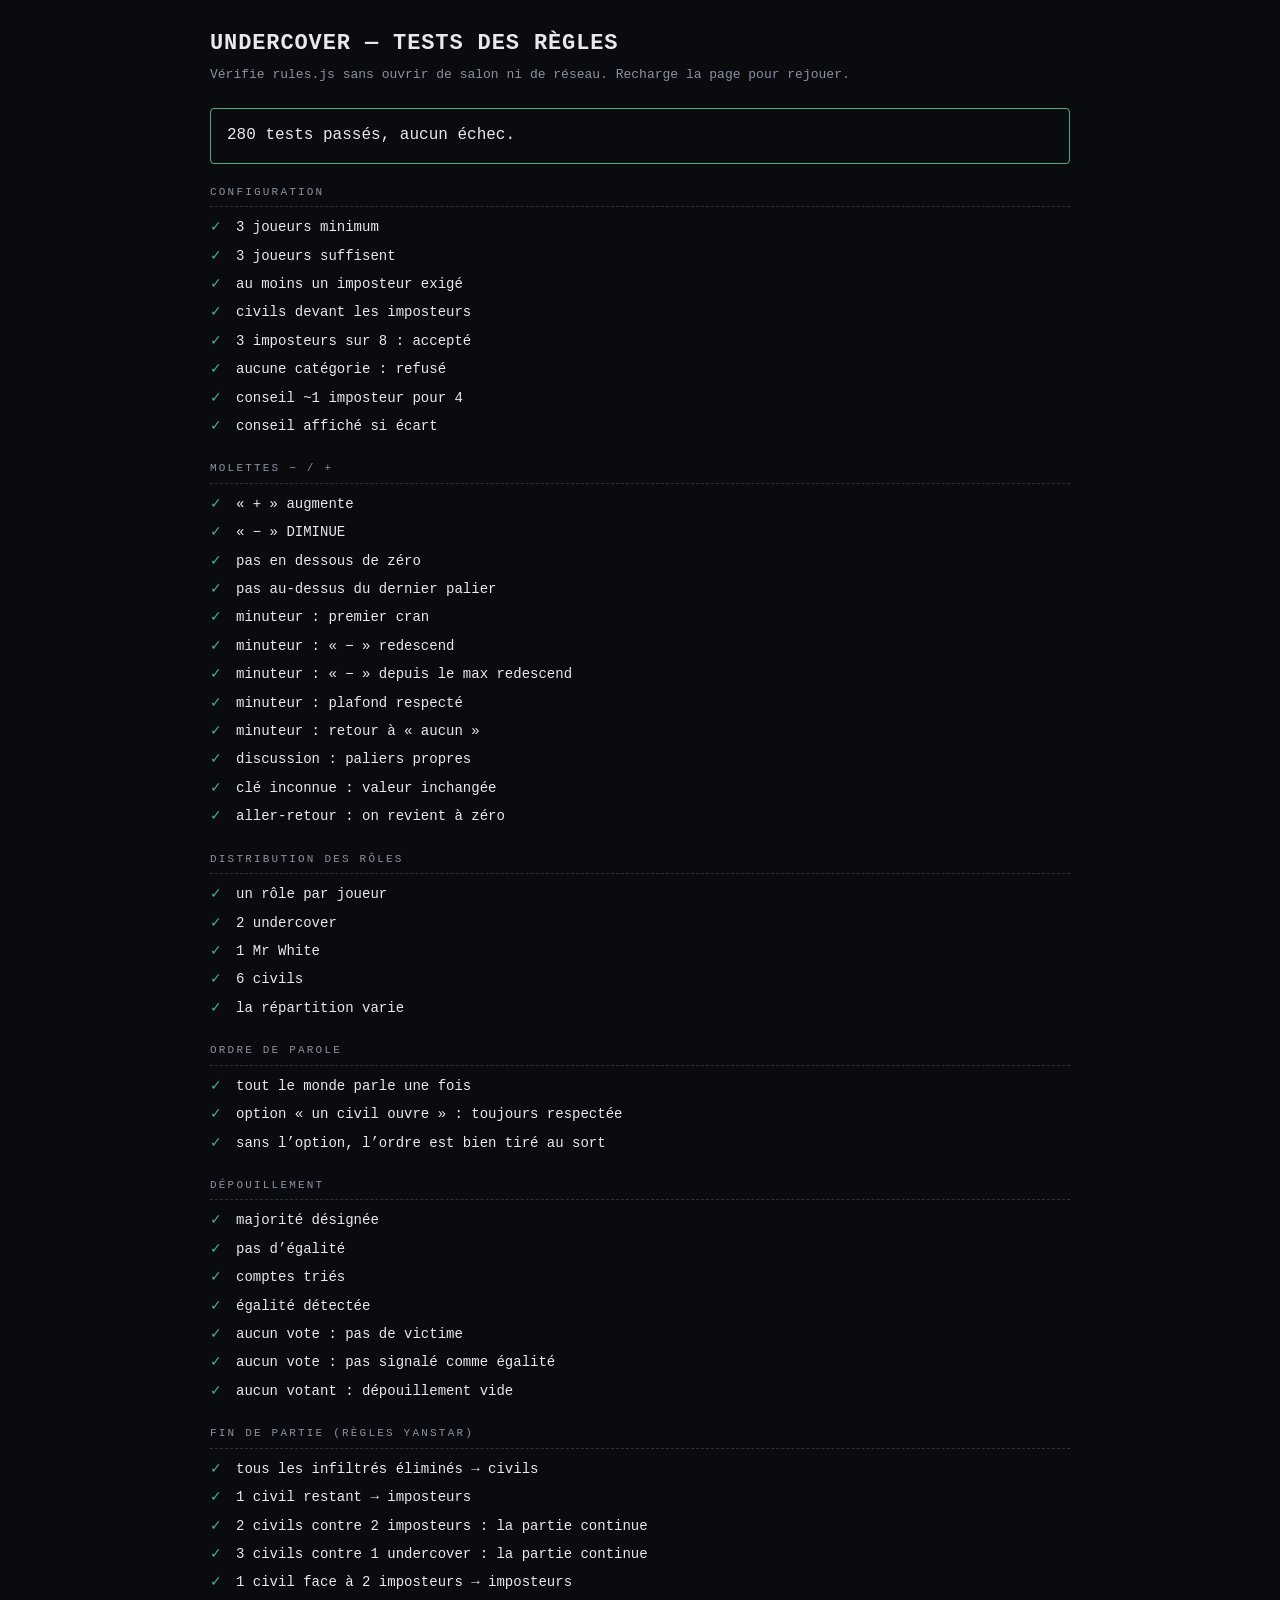
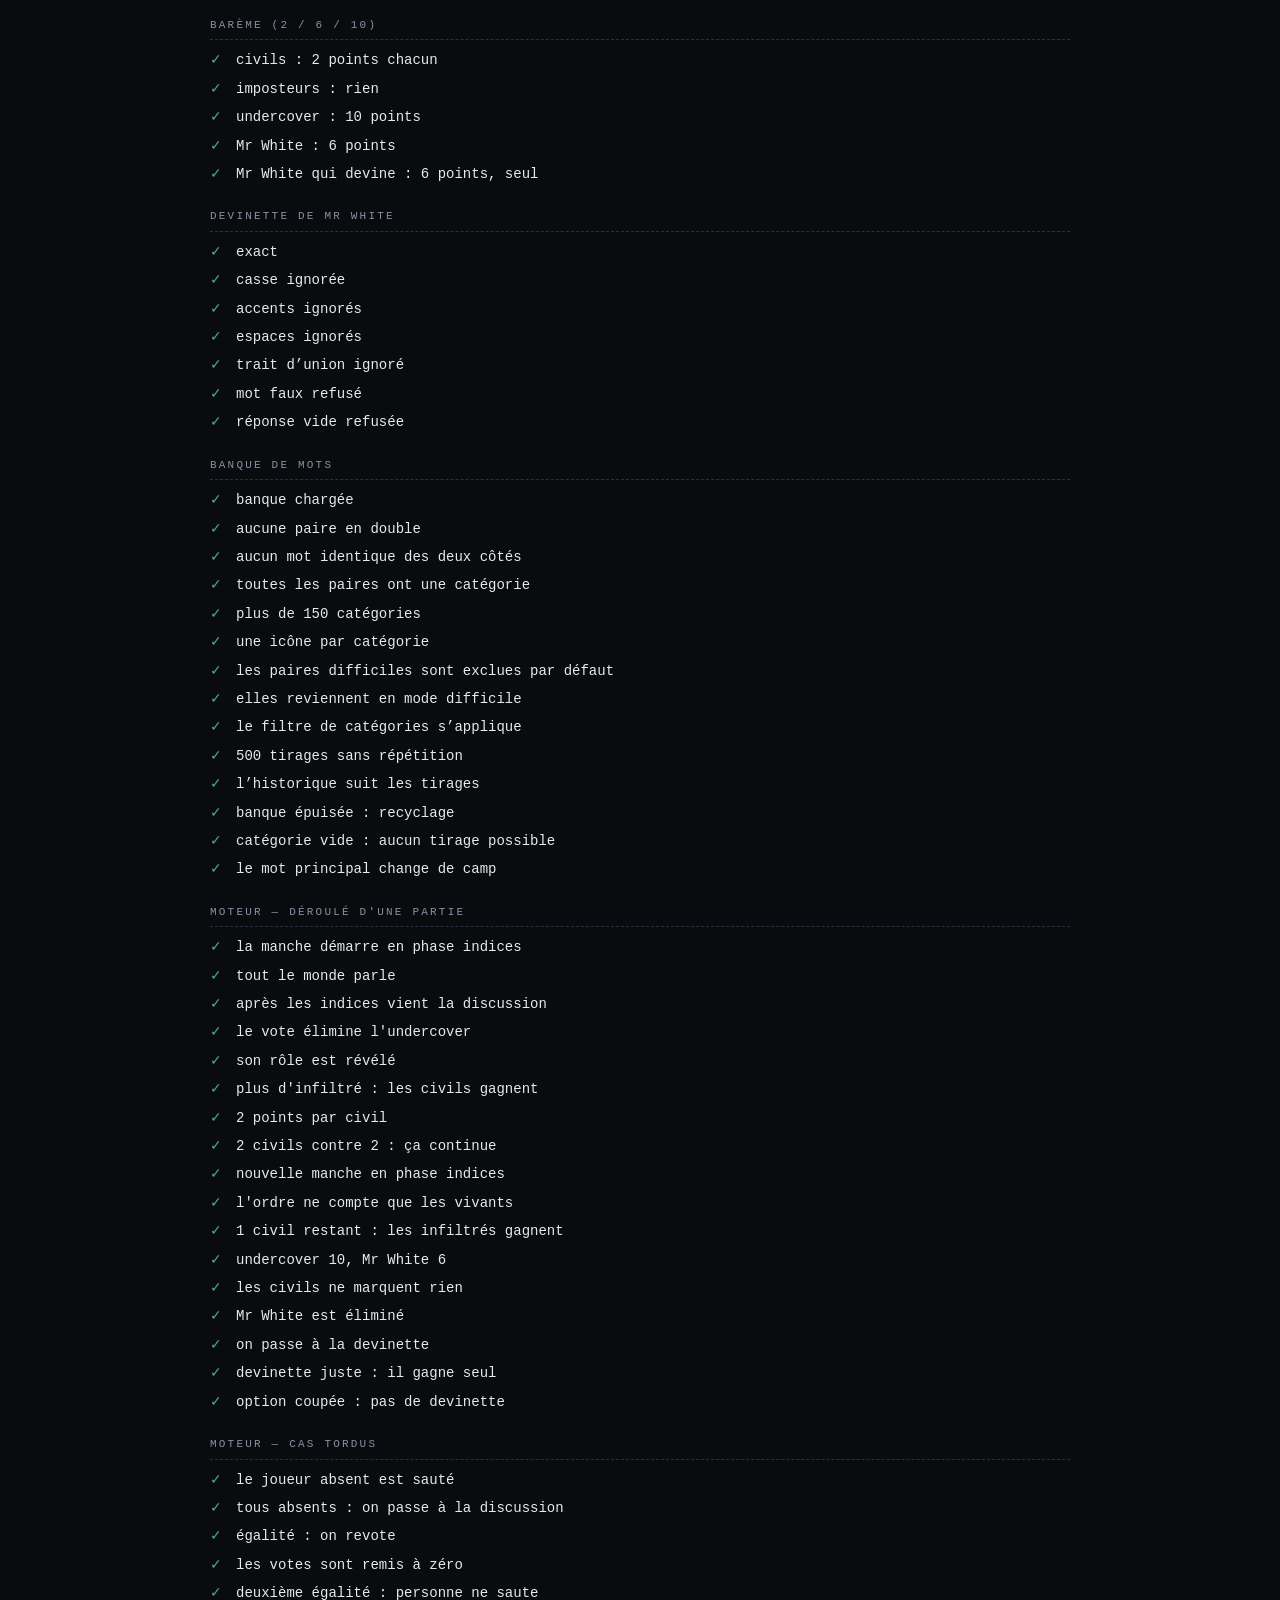
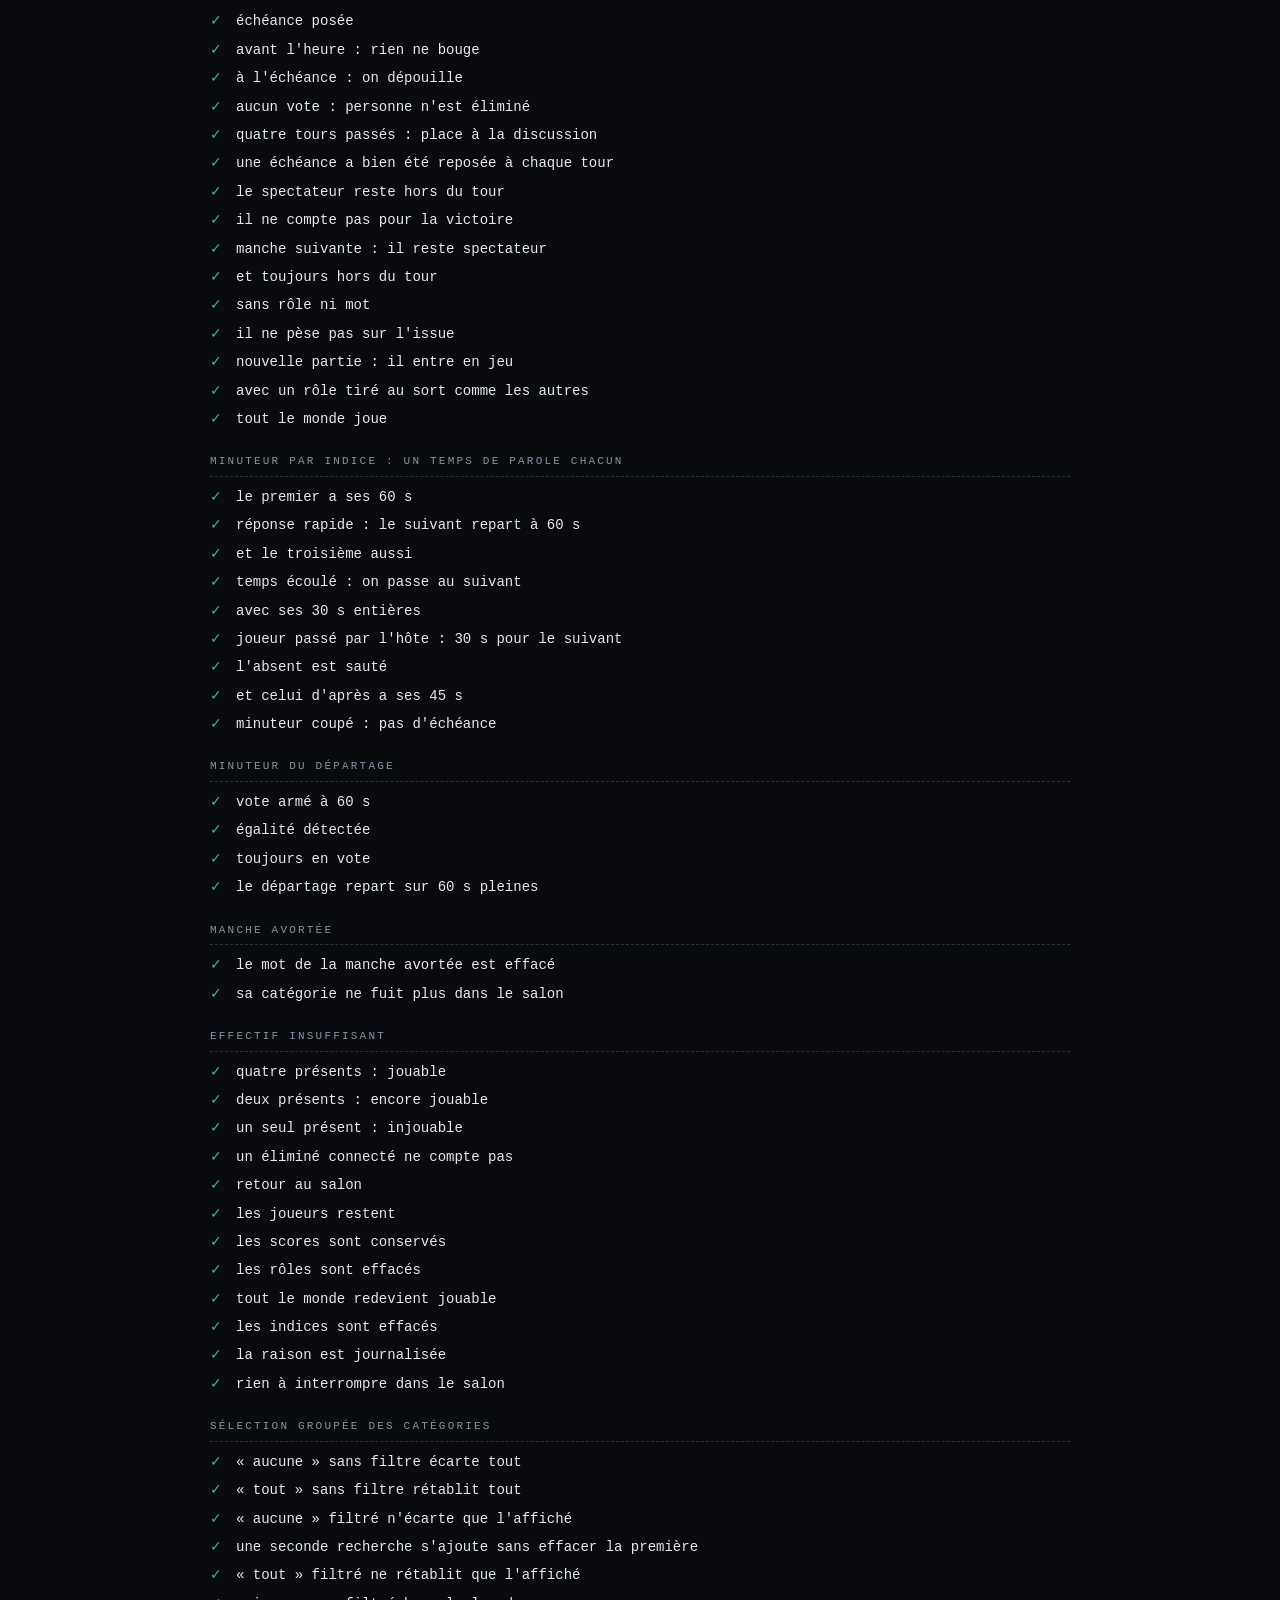
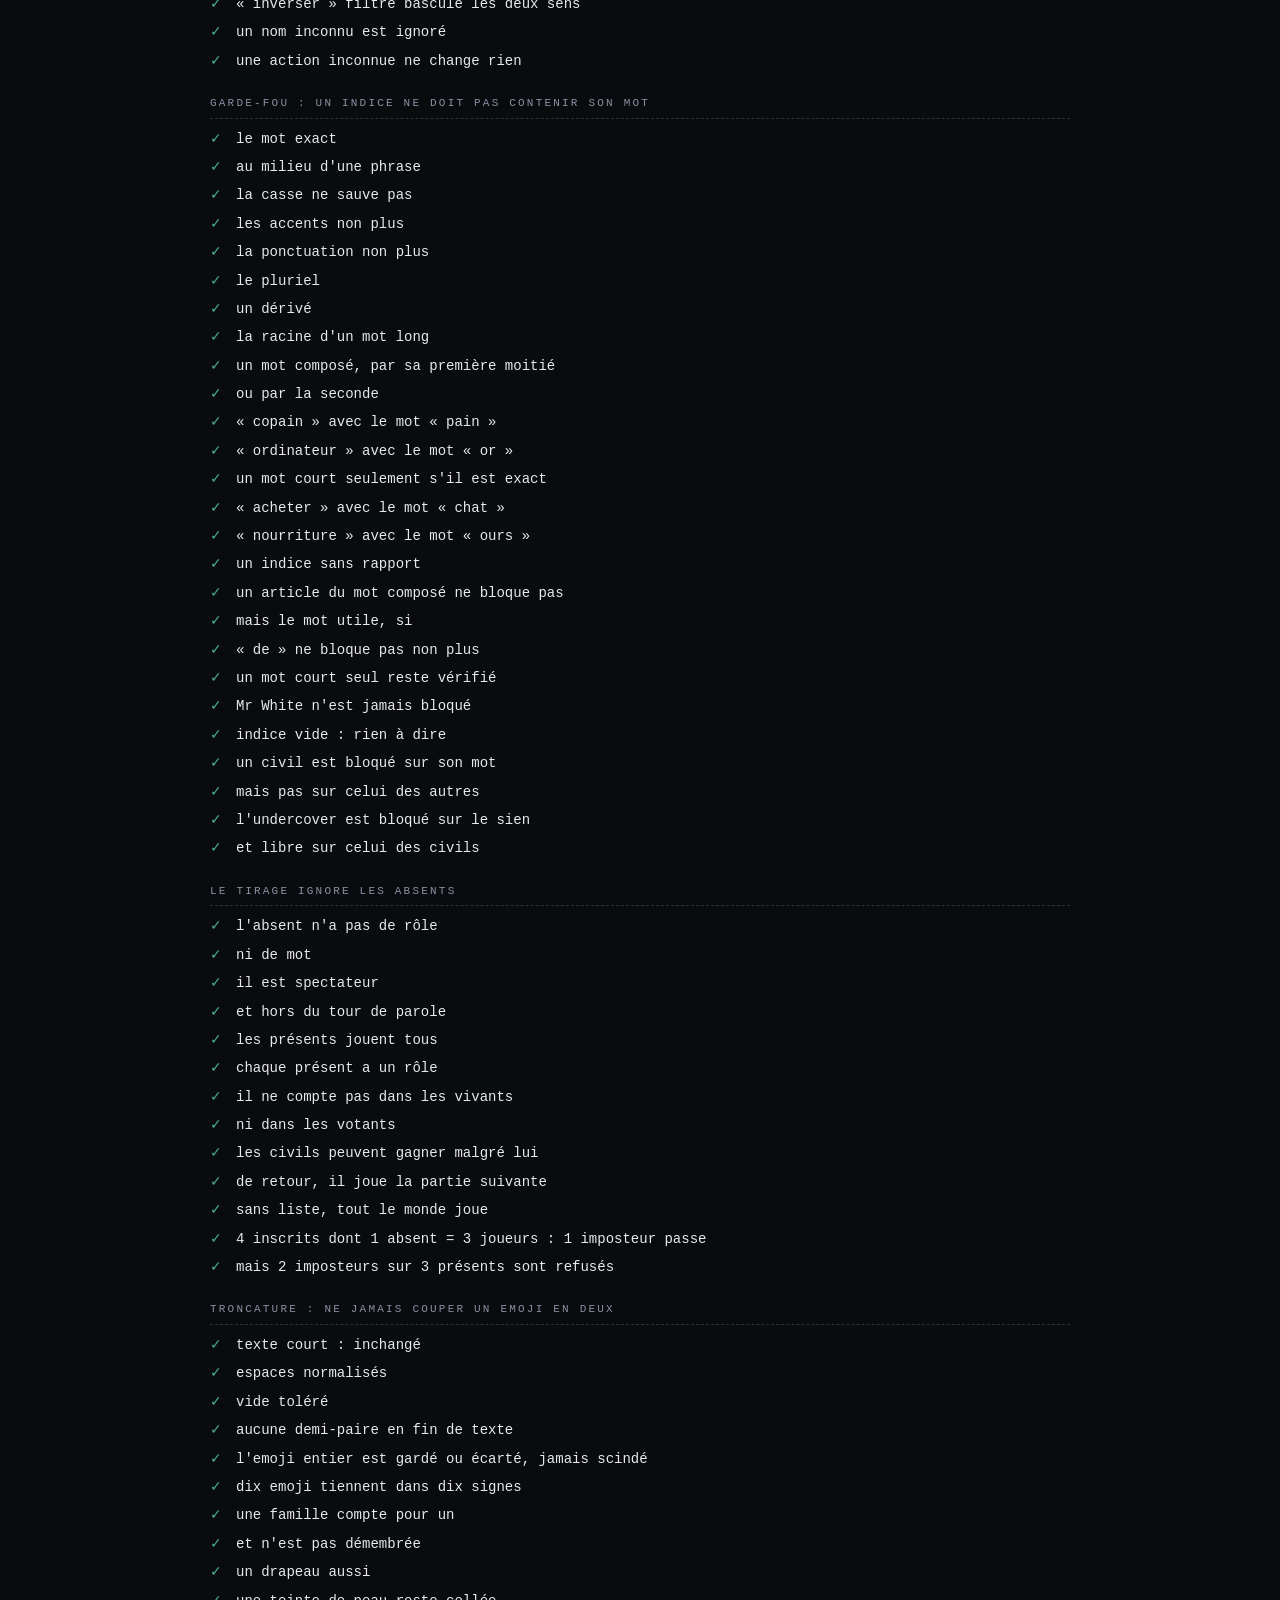
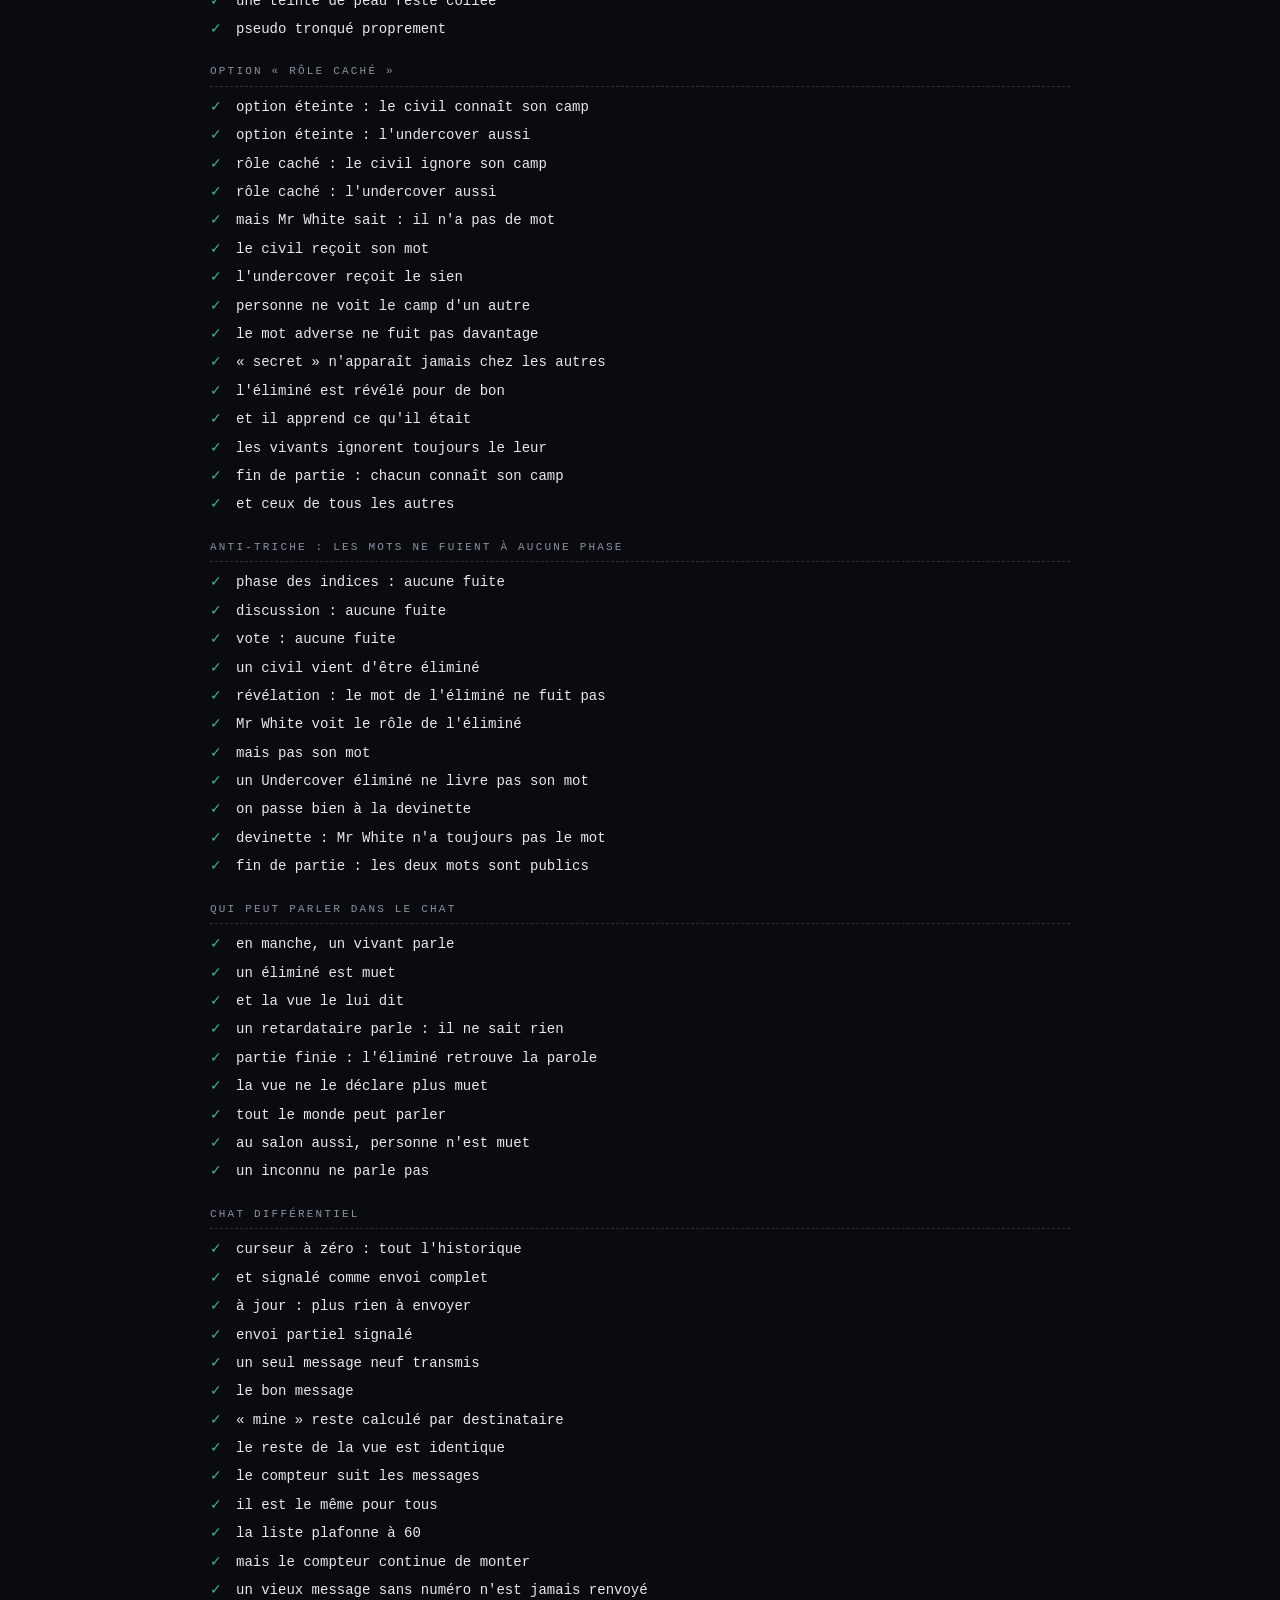
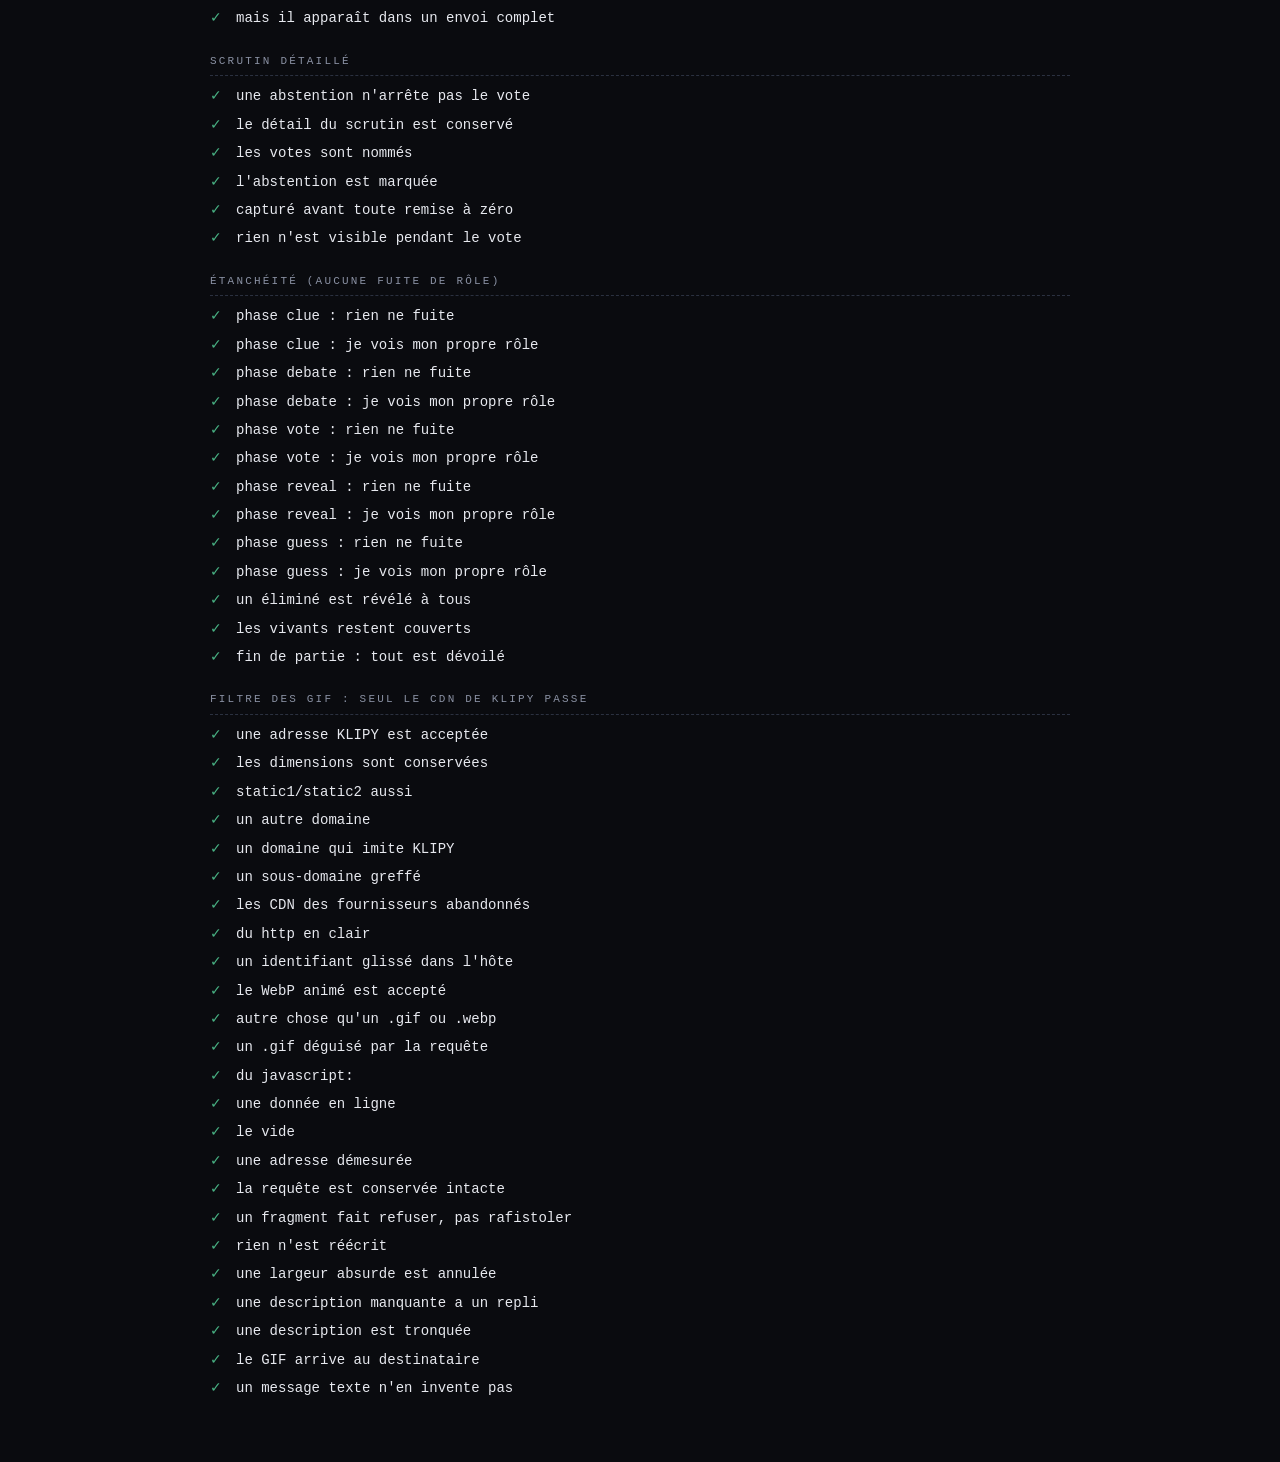
<file: tests.html>
<!DOCTYPE html>
<html lang="fr">
<head>
<meta charset="utf-8">
<meta name="viewport" content="width=device-width, initial-scale=1">
<title>Undercover — tests</title>
<style>
:root{--ok:#48b183;--ko:#d8483c;--dim:#8a91a3;--line:#2b3140}
body{margin:0;padding:26px 18px 60px;background:#0a0b0f;color:#e7e9ef;
  font:14px/1.6 ui-monospace,Menlo,Consolas,monospace}
main{max-width:860px;margin:0 auto}
h1{font-size:22px;margin:0 0 4px;letter-spacing:.04em;text-transform:uppercase}
.sub{color:var(--dim);margin:0 0 22px;font-size:13px}
.bilan{border:1px solid var(--line);border-radius:4px;padding:14px 16px;margin-bottom:20px;font-size:16px}
.bilan.ok{border-color:var(--ok)} .bilan.ko{border-color:var(--ko)}
.grp{margin:20px 0 6px;color:var(--dim);font-size:11px;letter-spacing:.2em;text-transform:uppercase;
  border-bottom:1px dashed var(--line);padding-bottom:5px}
.t{display:flex;gap:10px;padding:3px 0;align-items:baseline}
.t .s{flex:none;width:16px}
.t.ok .s{color:var(--ok)} .t.ko .s{color:var(--ko)}
.t.ko{color:var(--ko)}
.det{color:var(--dim);font-size:12px;margin-left:26px}
</style>
</head>
<body>
<main>
  <h1>Undercover — tests des règles</h1>
  <p class="sub">Vérifie <code>rules.js</code> sans ouvrir de salon ni de réseau. Recharge la page pour rejouer.</p>
  <div id="bilan" class="bilan">exécution…</div>
  <div id="sortie"></div>
</main>

<script src="words.js?v=3"></script>
<script src="rules.js?v=24"></script>
<script>
/* ---------- micro-harnais ---------- */
const R = window.UC_RULES;
let passes = 0, echecs = 0;
const sortie = document.getElementById('sortie');

function groupe(titre) {
  const d = document.createElement('div'); d.className = 'grp'; d.textContent = titre; sortie.append(d);
}
function verifie(nom, condition, detail) {
  const ok = !!condition;
  ok ? passes++ : echecs++;
  const l = document.createElement('div'); l.className = 't ' + (ok ? 'ok' : 'ko');
  const s = document.createElement('span'); s.className = 's'; s.textContent = ok ? '✓' : '✕';
  const t = document.createElement('span'); t.textContent = nom;
  l.append(s, t); sortie.append(l);
  if (!ok && detail !== undefined) {
    const d = document.createElement('div'); d.className = 'det';
    d.textContent = 'obtenu : ' + JSON.stringify(detail);
    sortie.append(d);
  }
}
/* générateur déterministe : les tests ne doivent jamais dépendre du hasard */
function rnd(seed) { let x = seed; return () => (x = (x * 1103515245 + 12345) % 2147483648) / 2147483648; }
const joueurs = (...roles) => roles.map((role, i) => ({ id: 'p' + i, role, connected: true, alive: true }));

/* ================= configuration ================= */
groupe('Configuration');
verifie('3 joueurs minimum', R.cfgError(2, { under: 1, white: 0 }, 100) !== null);
verifie('3 joueurs suffisent', R.cfgError(3, { under: 1, white: 0 }, 100) === null,
        R.cfgError(3, { under: 1, white: 0 }, 100));
verifie('au moins un imposteur exigé', R.cfgError(5, { under: 0, white: 0 }, 100) !== null);
verifie('civils devant les imposteurs', R.cfgError(4, { under: 2, white: 0 }, 100) !== null);
verifie('3 imposteurs sur 8 : accepté', R.cfgError(8, { under: 2, white: 1 }, 100) === null);
verifie('aucune catégorie : refusé', R.cfgError(5, { under: 1, white: 0 }, 0) !== null);
verifie('conseil ~1 imposteur pour 4', R.cfgAdvice(8, { under: 2, white: 0 }) === null,
        R.cfgAdvice(8, { under: 2, white: 0 }));
verifie('conseil affiché si écart', typeof R.cfgAdvice(12, { under: 1, white: 0 }) === 'string');

/* ================= molettes de réglage ================= */
groupe('Molettes − / +');
{
  const c = { under: 1, white: 0, tClue: 0, tDebate: 0, tVote: 0 };
  verifie('« + » augmente', R.stepCfg(c, 'under', 1) === 2, R.stepCfg(c, 'under', 1));
  verifie('« − » DIMINUE', R.stepCfg(c, 'under', -1) === 0, R.stepCfg(c, 'under', -1));
  verifie('pas en dessous de zéro', R.stepCfg({ under: 0 }, 'under', -1) === 0);
  verifie('pas au-dessus du dernier palier', R.stepCfg({ under: 8 }, 'under', 1) === 8);

  verifie('minuteur : premier cran', R.stepCfg({ tClue: 0 }, 'tClue', 1) === 15, R.stepCfg({ tClue: 0 }, 'tClue', 1));
  verifie('minuteur : « − » redescend', R.stepCfg({ tClue: 30 }, 'tClue', -1) === 20, R.stepCfg({ tClue: 30 }, 'tClue', -1));
  verifie('minuteur : « − » depuis le max redescend', R.stepCfg({ tClue: 90 }, 'tClue', -1) === 60,
          R.stepCfg({ tClue: 90 }, 'tClue', -1));
  verifie('minuteur : plafond respecté', R.stepCfg({ tClue: 90 }, 'tClue', 1) === 90);
  verifie('minuteur : retour à « aucun »', R.stepCfg({ tVote: 20 }, 'tVote', -1) === 0);
  verifie('discussion : paliers propres', R.stepCfg({ tDebate: 60 }, 'tDebate', 1) === 90);
  verifie('clé inconnue : valeur inchangée', R.stepCfg({ zzz: 5 }, 'zzz', 1) === 5);

  /* un aller-retour complet doit revenir au point de départ */
  let v = { tClue: 0 };
  for (let i = 0; i < 6; i++) v.tClue = R.stepCfg(v, 'tClue', 1);
  const haut = v.tClue;
  for (let i = 0; i < 6; i++) v.tClue = R.stepCfg(v, 'tClue', -1);
  verifie('aller-retour : on revient à zéro', haut === 90 && v.tClue === 0, haut + ' puis ' + v.tClue);
}

/* ================= rôles ================= */
groupe('Distribution des rôles');
{
  const r = R.assignRoles(9, { under: 2, white: 1 }, rnd(7));
  verifie('un rôle par joueur', r.length === 9, r);
  verifie('2 undercover', r.filter(x => x === 'under').length === 2, r);
  verifie('1 Mr White', r.filter(x => x === 'white').length === 1, r);
  verifie('6 civils', r.filter(x => x === 'civil').length === 6, r);
  const a = R.assignRoles(9, { under: 2, white: 1 }, rnd(1)).join();
  const b = R.assignRoles(9, { under: 2, white: 1 }, rnd(2)).join();
  verifie('la répartition varie', a !== b);
}

/* ================= ordre de parole ================= */
groupe('Ordre de parole');
{
  const ps = joueurs('under', 'civil', 'civil', 'white');
  const o = R.speakOrder(ps, false, rnd(3));
  verifie('tout le monde parle une fois', o.length === 4 && new Set(o).size === 4, o);
  let civilEnTete = 0;
  for (let s = 1; s <= 40; s++) {
    const ord = R.speakOrder(ps, true, rnd(s));
    if (ps.find(p => p.id === ord[0]).role === 'civil') civilEnTete++;
  }
  verifie('option « un civil ouvre » : toujours respectée', civilEnTete === 40, civilEnTete + '/40');
  let premiers = new Set();
  for (let s = 1; s <= 40; s++) premiers.add(R.speakOrder(ps, false, rnd(s))[0]);
  verifie('sans l’option, l’ordre est bien tiré au sort', premiers.size > 1, [...premiers]);
}

/* ================= vote ================= */
groupe('Dépouillement');
{
  const v = [{ id: 'a', voted: 'c' }, { id: 'b', voted: 'c' }, { id: 'c', voted: 'a' }];
  const r = R.tallyVotes(v);
  verifie('majorité désignée', r.top.length === 1 && r.top[0] === 'c', r);
  verifie('pas d’égalité', r.tie === false);
  verifie('comptes triés', r.tally[0].n === 2, r.tally);
}
{
  const r = R.tallyVotes([{ id: 'a', voted: 'b' }, { id: 'b', voted: 'a' }]);
  verifie('égalité détectée', r.tie === true && r.top.length === 2, r);
}
{
  const r = R.tallyVotes([{ id: 'a', voted: null }, { id: 'b', voted: null }]);
  verifie('aucun vote : pas de victime', r.top.length === 0, r);
  verifie('aucun vote : pas signalé comme égalité', r.tie === false, r);
}
{
  const r = R.tallyVotes([]);
  verifie('aucun votant : dépouillement vide', r.top.length === 0 && r.tally.length === 0, r);
}

/* ================= conditions de victoire ================= */
groupe('Fin de partie (règles Yanstar)');
verifie('tous les infiltrés éliminés → civils',
        R.outcome(joueurs('civil', 'civil', 'civil')) === 'civils');
verifie('1 civil restant → imposteurs',
        R.outcome(joueurs('civil', 'under')) === 'imposteurs');
verifie('2 civils contre 2 imposteurs : la partie continue',
        R.outcome(joueurs('civil', 'civil', 'under', 'white')) === null,
        R.outcome(joueurs('civil', 'civil', 'under', 'white')));
verifie('3 civils contre 1 undercover : la partie continue',
        R.outcome(joueurs('civil', 'civil', 'civil', 'under')) === null);
verifie('1 civil face à 2 imposteurs → imposteurs',
        R.outcome(joueurs('civil', 'under', 'white')) === 'imposteurs');

/* ================= barème ================= */
groupe('Barème (2 / 6 / 10)');
{
  const ps = joueurs('civil', 'civil', 'under', 'white');
  const g1 = R.awardScores('civils', ps);
  verifie('civils : 2 points chacun', g1.p0 === 2 && g1.p1 === 2, g1);
  verifie('imposteurs : rien', g1.p2 === undefined && g1.p3 === undefined, g1);
  const g2 = R.awardScores('imposteurs', ps);
  verifie('undercover : 10 points', g2.p2 === 10, g2);
  verifie('Mr White : 6 points', g2.p3 === 6, g2);
  const g3 = R.awardScores('white', ps, 'p3');
  verifie('Mr White qui devine : 6 points, seul', g3.p3 === 6 && Object.keys(g3).length === 1, g3);
}

/* ================= devinette de Mr White ================= */
groupe('Devinette de Mr White');
verifie('exact', R.guessOk('Avocat', 'Avocat'));
verifie('casse ignorée', R.guessOk('AVOCAT', 'Avocat'));
verifie('accents ignorés', R.guessOk('cafe', 'Café'));
verifie('espaces ignorés', R.guessOk('  pain au chocolat ', 'Pain au chocolat'));
verifie('trait d’union ignoré', R.guessOk('hotdog', 'Hot-dog'));
verifie('mot faux refusé', !R.guessOk('Juge', 'Avocat'));
verifie('réponse vide refusée', !R.guessOk('   ', 'Avocat'));

/* ================= banque de mots ================= */
groupe('Banque de mots');
{
  const W = window.UC_WORDS || [];
  verifie('banque chargée', W.length > 20000, W.length);
  verifie('aucune paire en double', new Set(W.map(w => w.key)).size === W.length);
  verifie('aucun mot identique des deux côtés', W.every(w => w.a.toLowerCase() !== w.b.toLowerCase()));
  verifie('toutes les paires ont une catégorie', W.every(w => w.cat && w.cat.length));
  const cats = new Set(W.map(w => w.cat));
  verifie('plus de 150 catégories', cats.size > 150, cats.size);
  verifie('une icône par catégorie',
          [...cats].every(c => window.UC_ICONS && window.UC_ICONS[c]),
          [...cats].filter(c => !(window.UC_ICONS || {})[c]));

  const cfg = { hard: false, off: [] };
  verifie('les paires difficiles sont exclues par défaut',
          R.poolFor(W, cfg).every(w => !w.hard));
  verifie('elles reviennent en mode difficile',
          R.poolFor(W, { hard: true, off: [] }).length > R.poolFor(W, cfg).length);
  const cible = 'Animaux';
  verifie('le filtre de catégories s’applique',
          R.poolFor(W, { hard: false, off: [...cats].filter(c => c !== cible) })
           .every(w => w.cat === cible));

  /* 500 tirages : aucune répétition tant que la banque n’est pas épuisée */
  let used = [], doublons = 0;
  const vus = new Set();
  for (let i = 0; i < 500; i++) {
    const r = R.pickPair(W, used, cfg, rnd(i + 11));
    if (vus.has(r.pair.civil + '|' + r.pair.under) || vus.has(r.pair.under + '|' + r.pair.civil)) doublons++;
    vus.add(r.pair.civil + '|' + r.pair.under);
    used = r.used;
  }
  verifie('500 tirages sans répétition', doublons === 0, doublons);
  verifie('l’historique suit les tirages', used.length === 500, used.length);

  /* banque épuisée : on recycle au lieu de bloquer */
  const mini = [{ a: 'X', b: 'Y', cat: 'T', hard: false, key: 'x|y' }];
  const r1 = R.pickPair(mini, ['x|y'], { hard: false, off: [] }, rnd(5));
  verifie('banque épuisée : recyclage', r1 && r1.recycle === true, r1);
  verifie('catégorie vide : aucun tirage possible',
          R.pickPair(W, [], { hard: false, off: [...cats] }, rnd(5)) === null);

  /* le mot principal change de camp */
  let sensA = 0;
  for (let i = 0; i < 60; i++) {
    const r = R.pickPair(mini, [], { hard: false, off: [] }, rnd(i + 1));
    if (r.pair.civil === 'X') sensA++;
  }
  verifie('le mot principal change de camp', sensA > 5 && sensA < 55, sensA + '/60');
}

/* ================= moteur : parties complètes ================= */
/* On rejoue de vraies parties sur le moteur, sans navigateur ni réseau. */
groupe('Moteur — déroulé d\'une partie');

function partie(roles, cfg = {}) {
  const e = {
    phase: 'lobby', round: 0, turn: 0, order: [], clues: [], chat: [], log: [],
    cfg: Object.assign({ under: 1, white: 0, whiteGuess: true, civilFirst: false,
                         tClue: 0, tDebate: 0, tVote: 0, showCat: false }, cfg),
    players: roles.map((role, i) => ({
      id: 'p' + i, name: 'J' + i, role, word: role === 'white' ? null : (role === 'under' ? 'B' : 'A'),
      alive: true, connected: true, score: 0, voted: null, revealed: false,
    })),
    pair: { civil: 'A', under: 'B', cat: 'T' },
  };
  return e;
}
const voterTous = (e, cible) => R.vivants(e).forEach(p => {
  p.voted = (p.id === cible) ? R.vivants(e).find(x => x.id !== cible).id : cible;
});

{
  /* 4 joueurs, 1 undercover : les civils l'éliminent au premier vote */
  const e = partie(['civil', 'civil', 'civil', 'under']);
  R.demarrerManche(e, { pair: e.pair, roles: e.players.map(p => p.role) });
  verifie('la manche démarre en phase indices', e.phase === 'clue', e.phase);
  verifie('tout le monde parle', e.order.length === 4, e.order);

  e.turn = e.order.length;                       // tout le monde a parlé
  R.avancer(e, 0);
  verifie('après les indices vient la discussion', e.phase === 'debate', e.phase);

  e.phase = 'vote'; e.players.forEach(p => p.voted = null);
  voterTous(e, 'p3');
  R.avancer(e, 0);
  verifie('le vote élimine l\'undercover', e.phase === 'reveal' && e.elim.id === 'p3', e.elim);
  verifie('son rôle est révélé', R.parId(e, 'p3').revealed === true);

  const suite = R.apresElimination(e);
  verifie('plus d\'infiltré : les civils gagnent', suite === 'end' && e.result.winner === 'civils', e.result);
  verifie('2 points par civil', R.parId(e, 'p0').score === 2 && R.parId(e, 'p3').score === 0);
}

{
  /* 3 civils + 2 infiltrés : à 2 contre 2 la partie continue (règle officielle),
     elle ne bascule qu'au moment où il ne reste qu'un seul civil. */
  const e = partie(['civil', 'civil', 'civil', 'under', 'white'], { under: 1, white: 1 });
  R.demarrerManche(e, { pair: e.pair, roles: e.players.map(p => p.role) });
  R.parId(e, 'p0').alive = false;                // premier civil éliminé → 2 civils / 2 infiltrés
  e.elim = { id: 'p0', role: 'civil' }; e.phase = 'reveal';
  verifie('2 civils contre 2 : ça continue', R.apresElimination(e) === 'manche', e.phase);
  verifie('nouvelle manche en phase indices', e.phase === 'clue' && e.round === 2, e.round);
  verifie('l\'ordre ne compte que les vivants', e.order.length === 4, e.order.length);

  R.parId(e, 'p1').alive = false;                // deuxième civil → il n'en reste qu'un
  e.elim = { id: 'p1', role: 'civil' }; e.phase = 'reveal';
  verifie('1 civil restant : les infiltrés gagnent',
          R.apresElimination(e) === 'end' && e.result.winner === 'imposteurs', e.result);
  verifie('undercover 10, Mr White 6',
          R.parId(e, 'p3').score === 10 && R.parId(e, 'p4').score === 6,
          R.parId(e, 'p3').score + '/' + R.parId(e, 'p4').score);
  verifie('les civils ne marquent rien', R.parId(e, 'p2').score === 0);
}

{
  /* Mr White éliminé : passage par la devinette */
  const e = partie(['civil', 'civil', 'civil', 'white'], { under: 0, white: 1 });
  R.demarrerManche(e, { pair: e.pair, roles: e.players.map(p => p.role) });
  e.phase = 'vote'; voterTous(e, 'p3'); R.avancer(e, 0);
  verifie('Mr White est éliminé', e.elim.role === 'white', e.elim);
  verifie('on passe à la devinette', R.apresElimination(e) === 'guess' && e.phase === 'guess', e.phase);
  R.terminer(e, 'white', 'p3');
  verifie('devinette juste : il gagne seul', e.result.winner === 'white' && R.parId(e, 'p3').score === 6);

  /* si l'option est coupée, on enchaîne directement */
  const e2 = partie(['civil', 'civil', 'civil', 'white'], { under: 0, white: 1, whiteGuess: false });
  R.demarrerManche(e2, { pair: e2.pair, roles: e2.players.map(p => p.role) });
  R.parId(e2, 'p3').alive = false;
  e2.elim = { id: 'p3', role: 'white' }; e2.phase = 'reveal';
  verifie('option coupée : pas de devinette',
          R.apresElimination(e2) === 'end' && e2.result.winner === 'civils', e2.result);
}

groupe('Moteur — cas tordus');
{
  /* un joueur déconnecté ne doit pas bloquer le tour de parole */
  const e = partie(['civil', 'civil', 'civil', 'under']);
  R.demarrerManche(e, { pair: e.pair, roles: e.players.map(p => p.role) });
  R.parId(e, e.order[0]).connected = false;
  R.avancer(e, 0);
  verifie('le joueur absent est sauté', e.turn === 1, e.turn);
  e.order.forEach(id => { R.parId(e, id).connected = false; });
  R.avancer(e, 0);
  verifie('tous absents : on passe à la discussion', e.phase === 'debate', e.phase);
}
{
  /* égalité, puis deuxième égalité : personne n'est éliminé */
  const e = partie(['civil', 'civil', 'under', 'white']);
  R.demarrerManche(e, { pair: e.pair, roles: e.players.map(p => p.role) });
  e.phase = 'vote';
  R.parId(e, 'p0').voted = 'p2'; R.parId(e, 'p1').voted = 'p2';
  R.parId(e, 'p2').voted = 'p0'; R.parId(e, 'p3').voted = 'p0';
  R.avancer(e, 0);
  verifie('égalité : on revote', e.phase === 'vote' && e.tie.length === 2, e.tie);
  verifie('les votes sont remis à zéro', R.vivants(e).every(p => !p.voted));
  R.parId(e, 'p0').voted = 'p2'; R.parId(e, 'p1').voted = 'p2';
  R.parId(e, 'p2').voted = 'p0'; R.parId(e, 'p3').voted = 'p0';
  R.avancer(e, 0);
  verifie('deuxième égalité : personne ne saute', e.phase === 'reveal' && e.elim === null, e.elim);
}
{
  /* personne ne vote : le minuteur débloque au lieu de figer */
  const e = partie(['civil', 'civil', 'civil', 'under'], { tVote: 30 });
  R.demarrerManche(e, { pair: e.pair, roles: e.players.map(p => p.role) });
  e.phase = 'vote'; e.players.forEach(p => p.voted = null);
  R.armer(e, 1000);
  verifie('échéance posée', e.deadline === 31000, e.deadline);
  verifie('avant l\'heure : rien ne bouge', R.echeance(e, 20000) === false && e.phase === 'vote');
  verifie('à l\'échéance : on dépouille', R.echeance(e, 31001) === true && e.phase === 'reveal', e.phase);
  verifie('aucun vote : personne n\'est éliminé', e.elim === null);
}
{
  /* le minuteur d'indice enchaîne les tours sans se perdre */
  const e = partie(['civil', 'civil', 'civil', 'under'], { tClue: 15 });
  R.demarrerManche(e, { pair: e.pair, roles: e.players.map(p => p.role) });
  R.armer(e, 0);
  let t = 0;
  for (let i = 0; i < 4; i++) { t += 15001; R.echeance(e, t); }
  verifie('quatre tours passés : place à la discussion', e.phase === 'debate', e.phase + ' tour ' + e.turn);
  verifie('une échéance a bien été reposée à chaque tour', e.deadline === null || e.deadline > t,
          e.deadline);
}
{
  /* un retardataire n'entre pas dans l'ordre de parole */
  const e = partie(['civil', 'civil', 'civil', 'under']);
  R.demarrerManche(e, { pair: e.pair, roles: e.players.map(p => p.role) });
  e.players.push({ id: 'tard', name: 'Tardif', role: null, alive: false, pending: true,
                   connected: true, score: 0, voted: null, revealed: false });
  R.avancer(e, 0);
  verifie('le spectateur reste hors du tour', e.order.length === 4 && !e.order.includes('tard'), e.order);
  verifie('il ne compte pas pour la victoire', R.outcome(R.vivants(e)) === null);
  /* manche suivante de la MÊME partie : il reste spectateur. Injecter un joueur
     en cours changerait l'équilibre annoncé au lancement, et il a déjà entendu
     les indices et vu les votes. */
  R.demarrerManche(e);
  const t = R.parId(e, 'tard');
  verifie('manche suivante : il reste spectateur', t.pending === true && !t.alive, t);
  verifie('et toujours hors du tour', !e.order.includes('tard'), e.order);
  verifie('sans rôle ni mot', t.role === null && !t.word, t);
  verifie('il ne pèse pas sur l\'issue', R.outcome(R.vivants(e)) === null);

  /* c'est la partie SUIVANTE qui le fait entrer, avec un vrai rôle tiré au sort */
  R.demarrerManche(e, { pair: e.pair, roles: ['civil', 'civil', 'civil', 'under', 'white'] });
  verifie('nouvelle partie : il entre en jeu', !t.pending && t.alive && e.order.includes('tard'), e.order);
  verifie('avec un rôle tiré au sort comme les autres', t.role === 'white', t.role);
  verifie('tout le monde joue', e.order.length === 5, e.order.length);
}

groupe('Minuteur par indice : un temps de parole CHACUN');
{
  const e = partie(['civil', 'civil', 'under', 'civil']);
  e.cfg.tClue = 60;
  R.demarrerManche(e, { pair: e.pair, roles: e.players.map(p => p.role) });
  R.armer(e, 0);
  verifie('le premier a ses 60 s', e.deadline === 60000, e.deadline);

  /* il répond au bout de 10 s : le suivant ne doit PAS hériter des 50 s restantes */
  R.tourSuivant(e); R.avancer(e, 10000);
  verifie('réponse rapide : le suivant repart à 60 s',
          e.deadline - 10000 === 60000, 'reste ' + (e.deadline - 10000) / 1000 + ' s');

  R.tourSuivant(e); R.avancer(e, 15000);
  verifie('et le troisième aussi', e.deadline - 15000 === 60000,
          'reste ' + (e.deadline - 15000) / 1000 + ' s');

  /* temps écoulé : le suivant repart neuf lui aussi */
  const f = partie(['civil', 'civil', 'under', 'civil']);
  f.cfg.tClue = 30;
  R.demarrerManche(f, { pair: f.pair, roles: f.players.map(p => p.role) });
  R.armer(f, 0);
  R.echeance(f, 30000);
  verifie('temps écoulé : on passe au suivant', f.turn === 1, f.turn);
  verifie('avec ses 30 s entières', f.deadline - 30000 === 30000,
          'reste ' + (f.deadline - 30000) / 1000 + ' s');

  /* l'hôte passe un joueur muet : même règle */
  R.tourSuivant(f); R.avancer(f, 35000);
  verifie('joueur passé par l\'hôte : 30 s pour le suivant',
          f.deadline - 35000 === 30000, 'reste ' + (f.deadline - 35000) / 1000 + ' s');

  /* un absent sauté automatiquement ne consomme le temps de personne */
  const g = partie(['civil', 'civil', 'under', 'civil']);
  g.cfg.tClue = 45;
  R.demarrerManche(g, { pair: g.pair, roles: g.players.map(p => p.role) });
  R.parId(g, g.order[1]).connected = false;
  R.armer(g, 0);
  R.tourSuivant(g); R.avancer(g, 5000);
  verifie('l\'absent est sauté', g.turn === 2, g.turn);
  verifie('et celui d\'après a ses 45 s', g.deadline - 5000 === 45000,
          'reste ' + (g.deadline - 5000) / 1000 + ' s');

  /* minuteur coupé : aucune échéance, quoi qu'il arrive */
  const h = partie(['civil', 'civil', 'under', 'civil']);
  h.cfg.tClue = 0;
  R.demarrerManche(h, { pair: h.pair, roles: h.players.map(p => p.role) });
  R.armer(h, 0);
  R.tourSuivant(h); R.avancer(h, 1000);
  verifie('minuteur coupé : pas d\'échéance', h.deadline === null, h.deadline);
}

groupe('Minuteur du départage');
{
  const e = partie(['civil', 'civil', 'under', 'civil']);
  e.cfg.tVote = 60;
  R.demarrerManche(e, { pair: e.pair, roles: e.players.map(p => p.role) });
  e.phase = 'vote'; R.armer(e, 1000);
  verifie('vote armé à 60 s', e.deadline === 61000, e.deadline);
  e.players[0].voted = 'p1'; e.players[1].voted = 'p0';
  e.players[2].voted = 'p1'; e.players[3].voted = 'p0';
  R.avancer(e, 30000);                       // tous ont voté au bout de 30 s
  verifie('égalité détectée', !!e.tie, e.tie);
  verifie('toujours en vote', e.phase === 'vote', e.phase);
  verifie('le départage repart sur 60 s pleines', e.deadline === 90000,
          'reste ' + (e.deadline - 30000) / 1000 + ' s');
}

groupe('Manche avortée');
{
  const e = partie(['civil', 'civil', 'under', 'civil']);
  e.cfg.showCat = true;
  R.demarrerManche(e, { pair: e.pair, roles: e.players.map(p => p.role) });
  R.interrompre(e, 'test');
  verifie('le mot de la manche avortée est effacé', e.pair === null, e.pair);
  verifie('sa catégorie ne fuit plus dans le salon',
          R.projeter(e, 'p0').pair === null, R.projeter(e, 'p0').pair);
}

groupe('Effectif insuffisant');
{
  const e = partie(['civil', 'civil', 'civil', 'under']);
  R.demarrerManche(e, { pair: e.pair, roles: e.players.map(p => p.role) });
  verifie('quatre présents : jouable', R.partieInjouable(e) === false);
  R.parId(e, 'p1').connected = false;
  R.parId(e, 'p2').connected = false;
  verifie('deux présents : encore jouable', R.partieInjouable(e) === false, R.joueursEnJeu(e));
  R.parId(e, 'p3').connected = false;
  verifie('un seul présent : injouable', R.partieInjouable(e) === true, R.joueursEnJeu(e));
  verifie('un éliminé connecté ne compte pas',
          (R.parId(e, 'p1').connected = true, R.parId(e, 'p1').alive = false, R.partieInjouable(e)) === true);

  /* interruption : on garde les joueurs et les scores, on efface la manche */
  e.players.forEach(p => p.score = 5);
  e.clues.push({ round: 1, id: 'p0', text: 'x' });
  R.interrompre(e, 'Plus assez de joueurs.');
  verifie('retour au salon', e.phase === 'lobby', e.phase);
  verifie('les joueurs restent', e.players.length === 4);
  verifie('les scores sont conservés', e.players.every(p => p.score === 5));
  verifie('les rôles sont effacés', e.players.every(p => p.role === null));
  verifie('tout le monde redevient jouable', e.players.every(p => p.alive && !p.pending));
  verifie('les indices sont effacés', e.clues.length === 0);
  verifie('la raison est journalisée', e.log.join(' ').includes('Plus assez'), e.log);
  verifie('rien à interrompre dans le salon', R.partieInjouable(e) === false);
}

groupe('Sélection groupée des catégories');
{
  const toutes = ['Animaux', 'Sport', 'Cuisine', 'Musique'];
  const tri = a => [...a].sort();

  verifie('« aucune » sans filtre écarte tout',
          tri(R.appliquerCats([], toutes, 'none', toutes)).join() === tri(toutes).join());
  verifie('« tout » sans filtre rétablit tout',
          R.appliquerCats(toutes, toutes, 'all', toutes).length === 0);

  /* le cas qui compte : une recherche est active, la commande ne doit porter
     que sur ce qui est affiché */
  const apres = R.appliquerCats([], ['Sport'], 'none', toutes);
  verifie('« aucune » filtré n\'écarte que l\'affiché', apres.join() === 'Sport', apres);

  const cumul = R.appliquerCats(apres, ['Animaux'], 'none', toutes);
  verifie('une seconde recherche s\'ajoute sans effacer la première',
          tri(cumul).join() === 'Animaux,Sport', cumul);

  const rendu = R.appliquerCats(cumul, ['Sport'], 'all', toutes);
  verifie('« tout » filtré ne rétablit que l\'affiché', rendu.join() === 'Animaux', rendu);

  const inv = R.appliquerCats(['Sport'], ['Sport', 'Cuisine'], 'invert', toutes);
  verifie('« inverser » filtré bascule les deux sens', tri(inv).join() === 'Cuisine', inv);

  /* la liste vient du client : on ne s'y fie pas */
  const triche = R.appliquerCats([], ['Catégorie Inventée', 'Sport'], 'none', toutes);
  verifie('un nom inconnu est ignoré', triche.join() === 'Sport', triche);
  verifie('une action inconnue ne change rien',
          R.appliquerCats(['Sport'], toutes, 'vide-tout', toutes).join() === 'Sport');
}

groupe('Garde-fou : un indice ne doit pas contenir son mot');
{
  const refuse = (indice, mot) => R.indiceTrahit(indice, mot) === true;
  const passe  = (indice, mot) => R.indiceTrahit(indice, mot) === false;

  /* ce qu'il faut attraper */
  verifie('le mot exact', refuse('marmotte', 'Marmotte'));
  verifie('au milieu d\'une phrase', refuse('un peu comme une marmotte', 'Marmotte'));
  verifie('la casse ne sauve pas', refuse('MARMOTTE', 'Marmotte'));
  verifie('les accents non plus', refuse('electricite', 'Électricité'));
  verifie('la ponctuation non plus', refuse('marmotte !', 'Marmotte'));
  verifie('le pluriel', refuse('des marmottes', 'Marmotte'));
  verifie('un dérivé', refuse('chaton', 'Chat'));
  verifie('la racine d\'un mot long', refuse('chat', 'Chaton'));
  verifie('un mot composé, par sa première moitié', refuse('pelote', 'Pelote basque'));
  verifie('ou par la seconde', refuse('basque', 'Pelote basque'));

  /* ce qu'il ne faut SURTOUT pas bloquer */
  verifie('« copain » avec le mot « pain »', passe('copain', 'Pain'));
  verifie('« ordinateur » avec le mot « or »', passe('ordinateur', 'Or'));
  verifie('un mot court seulement s\'il est exact', refuse('de l\'or', 'Or'));
  verifie('« acheter » avec le mot « chat »', passe('acheter', 'Chat'));
  verifie('« nourriture » avec le mot « ours »', passe('nourriture', 'Ours'));
  verifie('un indice sans rapport', passe('montagne hiver', 'Marmotte'));
  verifie('un article du mot composé ne bloque pas', passe('le petit animal', 'Le Chat'));
  verifie('mais le mot utile, si', refuse('le petit chat', 'Le Chat'));
  verifie('« de » ne bloque pas non plus', passe('on en trouve dans la nature', 'Cri de guerre'));
  verifie('un mot court seul reste vérifié', refuse('or', 'Or'));

  /* Mr White n'a pas de mot : rien à vérifier */
  verifie('Mr White n\'est jamais bloqué', passe('marmotte', null));
  verifie('indice vide : rien à dire', passe('', 'Marmotte'));

  /* le refus ne doit pas s'ébruiter : c'est l'hôte qui répond en privé */
  const e = partie(['civil', 'civil', 'under', 'civil']);
  e.pair = { civil: 'Marmotte', under: 'Musaraigne', cat: 'Animaux' };
  R.demarrerManche(e, { pair: e.pair, roles: e.players.map(p => p.role) });
  const civ = e.players.find(p => p.role === 'civil');
  verifie('un civil est bloqué sur son mot', R.indiceTrahit('marmotte', civ.word) === true);
  verifie('mais pas sur celui des autres', R.indiceTrahit('musaraigne', civ.word) === false);
  const und = e.players.find(p => p.role === 'under');
  verifie('l\'undercover est bloqué sur le sien', R.indiceTrahit('musaraigne', und.word) === true);
  verifie('et libre sur celui des civils', R.indiceTrahit('marmotte', und.word) === false);
}

groupe('Le tirage ignore les absents');
{
  const e = partie(['civil', 'civil', 'under', 'civil']);
  R.parId(e, 'p1').connected = false;                     // onglet fermé au moment du lancement
  const presents = e.players.filter(p => p.connected).map(p => p.id);
  R.demarrerManche(e, { pair: e.pair, roles: R.assignRoles(presents.length, { under: 1, white: 0 }),
                        joueurs: presents });
  const absent = R.parId(e, 'p1');

  verifie('l\'absent n\'a pas de rôle', absent.role === null, absent.role);
  verifie('ni de mot', absent.word === null, absent.word);
  verifie('il est spectateur', absent.pending === true && absent.alive === false);
  verifie('et hors du tour de parole', !e.order.includes('p1'), e.order);
  verifie('les présents jouent tous', e.order.length === 3, e.order.length);
  verifie('chaque présent a un rôle',
          e.players.filter(p => p.connected).every(p => p.role), e.players.map(p => p.name + ':' + p.role));

  /* le point qui rendait la partie ininterrompable : il ne doit peser sur rien */
  verifie('il ne compte pas dans les vivants', R.vivants(e).length === 3, R.vivants(e).length);
  verifie('ni dans les votants', R.votants(e).length === 3);
  const imposteurs = e.players.filter(p => p.role && p.role !== 'civil');
  imposteurs.forEach(p => { p.alive = false; });
  verifie('les civils peuvent gagner malgré lui', R.outcome(R.vivants(e)) === 'civils', R.outcome(R.vivants(e)));

  /* il entre à la partie d'après, s'il est revenu */
  const f = partie(['civil', 'civil', 'under', 'civil']);
  R.parId(f, 'p1').connected = false;
  const p1 = f.players.filter(p => p.connected).map(p => p.id);
  R.demarrerManche(f, { pair: f.pair, roles: R.assignRoles(3, { under: 1, white: 0 }), joueurs: p1 });
  R.parId(f, 'p1').connected = true;                      // il revient
  const p2 = f.players.filter(p => p.connected).map(p => p.id);
  R.demarrerManche(f, { pair: f.pair, roles: R.assignRoles(4, { under: 1, white: 0 }), joueurs: p2 });
  verifie('de retour, il joue la partie suivante',
          !R.parId(f, 'p1').pending && R.parId(f, 'p1').role && f.order.includes('p1'), f.order);

  /* sans liste de joueurs, rien ne change : tout le monde joue */
  const g = partie(['civil', 'civil', 'under', 'civil']);
  R.demarrerManche(g, { pair: g.pair, roles: g.players.map(p => p.role) });
  verifie('sans liste, tout le monde joue', g.order.length === 4 && g.players.every(p => p.role));

  /* l'équilibre se juge sur les présents, pas sur la liste */
  verifie('4 inscrits dont 1 absent = 3 joueurs : 1 imposteur passe',
          R.cfgError(3, { under: 1, white: 0 }, 99) === null);
  verifie('mais 2 imposteurs sur 3 présents sont refusés',
          R.cfgError(3, { under: 1, white: 1 }, 99) !== null);
}

groupe('Troncature : ne jamais couper un emoji en deux');
{
  verifie('texte court : inchangé', R.tronquer('salut', 200) === 'salut');
  verifie('espaces normalisés', R.tronquer('  a   b  ', 200) === 'a b');
  verifie('vide toléré', R.tronquer(null, 200) === '' && R.tronquer(undefined, 24) === '');

  /* le cas signalé : la coupe tombait au milieu d'une paire de substitution */
  const coupe = R.tronquer('a'.repeat(199) + '😀🎩', 200);
  const dernier = coupe.charCodeAt(coupe.length - 1);
  verifie('aucune demi-paire en fin de texte',
          !(dernier >= 0xD800 && dernier <= 0xDBFF), coupe.slice(-3));
  verifie('l\'emoji entier est gardé ou écarté, jamais scindé',
          coupe.endsWith('😀') || coupe.endsWith('a'), coupe.slice(-3));

  /* on compte des signes AFFICHÉS, pas des unités UTF-16 */
  verifie('dix emoji tiennent dans dix signes',
          R.tronquer('😀'.repeat(20), 10) === '😀'.repeat(10));
  const famille = '👨‍👩‍👧‍👦';
  verifie('une famille compte pour un',
          R.tronquer(famille + 'xx', 1) === famille, R.tronquer(famille + 'xx', 1));
  verifie('et n\'est pas démembrée',
          !R.tronquer(famille.repeat(3), 2).includes('\u200d' + 'x') &&
          R.tronquer(famille.repeat(3), 2) === famille.repeat(2));
  verifie('un drapeau aussi', R.tronquer('🇫🇷🇧🇪', 1) === '🇫🇷', R.tronquer('🇫🇷🇧🇪', 1));
  verifie('une teinte de peau reste collée', R.tronquer('👍🏽abc', 1) === '👍🏽');

  /* les pseudos passent par la même règle */
  verifie('pseudo tronqué proprement', R.tronquer('😀'.repeat(30), 24) === '😀'.repeat(24));
}

groupe('Option « rôle caché »');
{
  const monte = cache => {
    const e = partie(['civil', 'under', 'white', 'civil', 'civil']);
    e.cfg.hideRole = cache;
    e.pair = { civil: 'Marmotte', under: 'Musaraigne', cat: 'Animaux' };
    R.demarrerManche(e, { pair: e.pair, roles: e.players.map(p => p.role) });
    return e;
  };
  const vu = (e, r) => R.projeter(e, e.players.find(p => p.role === r).id).you.role;

  /* option éteinte : rien ne change */
  const off = monte(false);
  verifie('option éteinte : le civil connaît son camp', vu(off, 'civil') === 'civil');
  verifie('option éteinte : l\'undercover aussi', vu(off, 'under') === 'under');

  const e = monte(true);
  verifie('rôle caché : le civil ignore son camp', vu(e, 'civil') === R.ROLE_SECRET, vu(e, 'civil'));
  verifie('rôle caché : l\'undercover aussi', vu(e, 'under') === R.ROLE_SECRET, vu(e, 'under'));
  verifie('mais Mr White sait : il n\'a pas de mot', vu(e, 'white') === 'white', vu(e, 'white'));

  /* le mot, lui, arrive toujours : c'est tout ce qu'on a pour jouer */
  const civ = e.players.find(p => p.role === 'civil');
  const und = e.players.find(p => p.role === 'under');
  verifie('le civil reçoit son mot', R.projeter(e, civ.id).you.word === 'Marmotte');
  verifie('l\'undercover reçoit le sien', R.projeter(e, und.id).you.word === 'Musaraigne');

  /* et le masquage ne doit rien révéler des autres, dans aucun sens */
  verifie('personne ne voit le camp d\'un autre',
          e.players.every(moi => R.projeter(e, moi.id).players
            .every(p => p.id === moi.id || p.role === null)));
  verifie('le mot adverse ne fuit pas davantage',
          !JSON.stringify(R.projeter(e, civ.id)).includes('Musaraigne'));
  verifie('« secret » n\'apparaît jamais chez les autres',
          e.players.every(moi => R.projeter(e, moi.id).players
            .filter(p => p.id !== moi.id).every(p => p.role !== R.ROLE_SECRET)));

  /* une élimination révèle le vrai rôle, option ou pas */
  e.phase = 'vote'; e.players.forEach(p => p.voted = und.id);
  R.depouiller(e);
  verifie('l\'éliminé est révélé pour de bon', R.projeter(e, civ.id).elim.role === 'under');
  verifie('et il apprend ce qu\'il était', R.projeter(e, und.id).you.role === 'under');
  verifie('les vivants ignorent toujours le leur', vu(e, 'civil') === R.ROLE_SECRET);

  /* fin de partie : tout le monde sait tout */
  R.terminer(e, 'civils');
  verifie('fin de partie : chacun connaît son camp', vu(e, 'civil') === 'civil');
  verifie('et ceux de tous les autres',
          R.projeter(e, civ.id).players.every(p => p.role !== null && p.role !== R.ROLE_SECRET));
}

groupe('Anti-triche : les mots ne fuient à aucune phase');
{
  const MOT_CIVIL = 'Marmotte', MOT_UNDER = 'Musaraigne';
  const neuf = () => {
    const e = partie(['civil', 'under', 'white', 'civil', 'civil']);
    e.pair = { civil: MOT_CIVIL, under: MOT_UNDER, cat: 'Animaux' };
    R.demarrerManche(e, { pair: e.pair, roles: e.players.map(p => p.role) });
    return e;
  };
  const motAutorise = r => r === 'civil' ? MOT_CIVIL : r === 'under' ? MOT_UNDER : null;

  /* Balaie la vue de CHAQUE joueur et signale tout mot qu'il n'a pas à connaître. */
  const fuites = e => {
    const out = [];
    e.players.forEach(moi => {
      const txt = JSON.stringify(R.projeter(e, moi.id));
      const permis = motAutorise(moi.role);
      [MOT_CIVIL, MOT_UNDER].forEach(mot => {
        if (txt.includes(mot) && mot !== permis) out.push(e.phase + ' : ' + moi.role + ' voit « ' + mot + ' »');
      });
    });
    return out;
  };

  const e = neuf();
  verifie('phase des indices : aucune fuite', fuites(e).length === 0, fuites(e));

  e.phase = 'debate';
  verifie('discussion : aucune fuite', fuites(e).length === 0, fuites(e));

  e.phase = 'vote'; e.players.forEach(p => p.voted = 'p0');
  verifie('vote : aucune fuite', fuites(e).length === 0, fuites(e));

  /* le cas signalé : un civil est éliminé */
  R.depouiller(e);
  verifie('un civil vient d\'être éliminé', e.elim.role === 'civil' && e.phase === 'reveal');
  verifie('révélation : le mot de l\'éliminé ne fuit pas', fuites(e).length === 0, fuites(e));
  const vueWhite = R.projeter(e, e.players.find(p => p.role === 'white').id);
  verifie('Mr White voit le rôle de l\'éliminé', vueWhite.elim.role === 'civil');
  verifie('mais pas son mot', vueWhite.elim.word === undefined, vueWhite.elim);

  /* un Undercover éliminé ne livre pas son mot non plus */
  const f = neuf();
  f.phase = 'vote';
  const und = f.players.find(p => p.role === 'under');
  f.players.forEach(p => p.voted = und.id);
  R.depouiller(f);
  verifie('un Undercover éliminé ne livre pas son mot', fuites(f).length === 0, fuites(f));

  /* phase de devinette de Mr White */
  const g = neuf();
  g.phase = 'vote';
  const mw = g.players.find(p => p.role === 'white');
  g.players.forEach(p => p.voted = mw.id);
  R.depouiller(g);
  R.apresElimination(g);
  verifie('on passe bien à la devinette', g.phase === 'guess', g.phase);
  verifie('devinette : Mr White n\'a toujours pas le mot', fuites(g).length === 0, fuites(g));

  /* à la fin, tout est public */
  const h = neuf();
  R.terminer(h, 'civils');
  const vues = h.players.map(p => JSON.stringify(R.projeter(h, p.id)));
  verifie('fin de partie : les deux mots sont publics',
          vues.every(v => v.includes(MOT_CIVIL) && v.includes(MOT_UNDER)));
}

groupe('Qui peut parler dans le chat');
{
  const e = partie(['civil', 'civil', 'under', 'civil']);
  R.demarrerManche(e, { pair: e.pair, roles: e.players.map(p => p.role) });
  verifie('en manche, un vivant parle', R.peutParler(e, 'p0') === true);

  R.parId(e, 'p1').alive = false;
  verifie('un éliminé est muet', R.peutParler(e, 'p1') === false);
  verifie('et la vue le lui dit', R.projeter(e, 'p1').muet === true);

  e.players.push({ id: 'tard', name: 'Tardif', role: null, alive: false, pending: true,
                   connected: true, score: 0, voted: null, revealed: false });
  verifie('un retardataire parle : il ne sait rien', R.peutParler(e, 'tard') === true);

  /* le cas signalé : le vote qui termine la partie élimine celui qui écrivait */
  R.terminer(e, 'civils');
  verifie('partie finie : l\'éliminé retrouve la parole', R.peutParler(e, 'p1') === true);
  verifie('la vue ne le déclare plus muet', R.projeter(e, 'p1').muet === false);
  verifie('tout le monde peut parler',
          e.players.every(p => R.peutParler(e, p.id)), e.players.map(p => p.name + ':' + R.peutParler(e, p.id)));

  /* de retour au salon après une manche interrompue, pareil */
  const f = partie(['civil', 'civil', 'under', 'civil']);
  R.demarrerManche(f, { pair: f.pair, roles: f.players.map(p => p.role) });
  R.parId(f, 'p2').alive = false;
  R.interrompre(f, 'test');
  verifie('au salon aussi, personne n\'est muet',
          f.players.every(p => R.peutParler(f, p.id)));

  verifie('un inconnu ne parle pas', R.peutParler(f, 'fantome') === false);
}

groupe('Chat différentiel');
{
  const e = partie(['civil', 'civil', 'under', 'civil']);
  e.chatSeq = 0;
  const dire = (id, txt) => e.chat.push({ id, name: R.parId(e, id).name, text: txt,
                                          ts: 0, n: ++e.chatSeq });
  dire('p0', 'salut'); dire('p1', 'ça va ?');

  const complet = R.projeter(e, 'p2', {}, 0);
  verifie('curseur à zéro : tout l\'historique', complet.chat.length === 2, complet.chat.length);
  verifie('et signalé comme envoi complet', complet.chatPlein === true);

  const rien = R.projeter(e, 'p2', {}, 2);
  verifie('à jour : plus rien à envoyer', rien.chat.length === 0, rien.chat);
  verifie('envoi partiel signalé', rien.chatPlein === false);

  dire('p2', 'moi c\'est bon');
  const neuf = R.projeter(e, 'p0', {}, 2);
  verifie('un seul message neuf transmis', neuf.chat.length === 1, neuf.chat.map(m => m.text));
  verifie('le bon message', neuf.chat[0].text === 'moi c\'est bon', neuf.chat[0]);
  verifie('« mine » reste calculé par destinataire',
          neuf.chat[0].mine === false && R.projeter(e, 'p2', {}, 2).chat[0].mine === true);

  /* le différentiel ne doit rien changer au reste de la vue */
  const a = R.projeter(e, 'p0', {}, 0), b = R.projeter(e, 'p0', {}, 3);
  verifie('le reste de la vue est identique',
          JSON.stringify({ ...a, chat: 0, chatPlein: 0 }) === JSON.stringify({ ...b, chat: 0, chatPlein: 0 }));

  /* compteur monotone : c'est lui qui sert à repérer un message neuf, la
     longueur de la liste étant plafonnée à 60 et cessant alors de croître */
  verifie('le compteur suit les messages', R.projeter(e, 'p0').chatN === 3, R.projeter(e, 'p0').chatN);
  verifie('il est le même pour tous',
          e.players.every(p => R.projeter(e, p.id).chatN === e.chatSeq));
  const avantCap = R.projeter(e, 'p0').chatN;
  for (let i = 0; i < 70; i++) { e.chat.push({ id: 'p1', name: 'J1', text: 'x' + i, ts: 0, n: ++e.chatSeq });
                                 if (e.chat.length > 60) e.chat.shift(); }
  const apresCap = R.projeter(e, 'p0');
  verifie('la liste plafonne à 60', apresCap.chat.length === 60, apresCap.chat.length);
  verifie('mais le compteur continue de monter', apresCap.chatN > avantCap + 60, apresCap.chatN);

  /* un message sans numéro (partie sauvegardée avant ce changement) */
  e.chat.unshift({ id: 'p0', name: 'J0', text: 'ancien', ts: 0 });
  verifie('un vieux message sans numéro n\'est jamais renvoyé',
          R.projeter(e, 'p0', {}, 1).chat.every(m => m.text !== 'ancien'));
  verifie('mais il apparaît dans un envoi complet',
          R.projeter(e, 'p0', {}, 0).chat.some(m => m.text === 'ancien'));
}

groupe('Scrutin détaillé');
{
  const e = partie(['civil', 'civil', 'civil', 'under']);
  R.demarrerManche(e, { pair: e.pair, roles: e.players.map(p => p.role) });
  e.phase = 'vote';
  R.parId(e, 'p0').voted = 'p3'; R.parId(e, 'p1').voted = 'p3';
  R.parId(e, 'p2').voted = 'p0'; R.parId(e, 'p3').voted = null;   // un joueur s'abstient
  verifie('une abstention n\'arrête pas le vote', (R.avancer(e, 0), e.phase) === 'vote', e.phase);
  R.depouiller(e);                                // comme le fait le minuteur ou l'hôte
  verifie('le détail du scrutin est conservé', e.lastVotes.length === 4, e.lastVotes);
  const v = R.projeter(e, 'p0').votes;
  verifie('les votes sont nommés', v.find(x => x.de === 'J0').vers === 'J3', v);
  verifie('l\'abstention est marquée', v.find(x => x.de === 'J3').vers === null, v);
  verifie('capturé avant toute remise à zéro', v.filter(x => x.vers).length === 3, v);

  /* pendant le vote, le détail ne doit pas fuiter : on ne saurait plus bluffer */
  const enCours = partie(['civil', 'civil', 'under']);
  enCours.phase = 'vote'; enCours.lastVotes = [{ de: 'p0', vers: 'p2' }];
  verifie('rien n\'est visible pendant le vote', R.projeter(enCours, 'p1').votes === null);
}

/* ================= étanchéité des vues ================= */
/* Reproduit la logique de viewFor() : un joueur ne doit jamais recevoir le rôle
   d'un autre tant que celui-ci n'est pas révélé ou la partie terminée. */
groupe('Étanchéité (aucune fuite de rôle)');
{
  const vueDe = (moi, joueurs, phase) => joueurs.map(p => ({
    nom: p.name,
    role: (phase === 'end' || p.revealed || p.id === moi) ? p.role : null,
  }));
  const js = [
    { id: 'a', name: 'A', role: 'civil', revealed: false },
    { id: 'b', name: 'B', role: 'under', revealed: false },
    { id: 'c', name: 'C', role: 'white', revealed: false },
  ];
  for (const phase of ['clue', 'debate', 'vote', 'reveal', 'guess']) {
    const vue = vueDe('a', js, phase);
    const fuite = vue.filter(v => v.nom !== 'A' && v.role !== null);
    verifie('phase ' + phase + ' : rien ne fuite', fuite.length === 0, fuite);
    verifie('phase ' + phase + ' : je vois mon propre rôle', vue[0].role === 'civil');
  }
  const elimine = js.map(p => p.id === 'b' ? { ...p, revealed: true } : p);
  const v2 = vueDe('a', elimine, 'reveal');
  verifie('un éliminé est révélé à tous', v2[1].role === 'under', v2);
  verifie('les vivants restent couverts', v2[2].role === null, v2);
  const fin = vueDe('a', js, 'end');
  verifie('fin de partie : tout est dévoilé', fin.every(v => v.role !== null), fin);
}

groupe('Filtre des GIF : seul le CDN de KLIPY passe');
{
  const U = 'https://static.klipy.com/ii/935d7ab9d8c6/14/af/um0L4dFH.gif';
  const bon = R.gifValide({ url: U, w: 220, h: 160, alt: 'rire' });
  verifie('une adresse KLIPY est acceptée', bon && bon.url === U, bon);
  verifie('les dimensions sont conservées', bon.w === 220 && bon.h === 160, bon);
  verifie('static1/static2 aussi', !!R.gifValide({ url: 'https://static2.klipy.com/a/b.gif' }));

  /* ce qu'il faut absolument refuser : chacune de ces adresses révélerait
     l'IP de tous les joueurs au serveur visé. */
  const rejete = u => R.gifValide({ url: u }) === null;
  verifie('un autre domaine', rejete('https://pisteur.example/a.gif'));
  verifie('un domaine qui imite KLIPY', rejete('https://static.klipy.com.evil.net/a.gif'));
  verifie('un sous-domaine greffé', rejete('https://evil.net/static.klipy.com/a.gif'));
  verifie('les CDN des fournisseurs abandonnés', rejete('https://media.tenor.com/a/b.gif')
                                              && rejete('https://media.giphy.com/media/x/giphy.gif'));
  verifie('du http en clair', rejete('http://static.klipy.com/a.gif'));
  verifie('un identifiant glissé dans l\'hôte', rejete('https://static.klipy.com@evil.net/a.gif'));
  verifie('le WebP animé est accepté', !!R.gifValide({ url: 'https://static2.klipy.com/a/b.webp' }));
  verifie('autre chose qu\'un .gif ou .webp', rejete('https://static.klipy.com/a.js')
                                            && rejete('https://static.klipy.com/a.mp4'));
  verifie('un .gif déguisé par la requête', rejete('https://static.klipy.com/a.png?x=.gif'));
  verifie('du javascript:', rejete('javascript:alert(1)'));
  verifie('une donnée en ligne', rejete('[data-uri]'));
  verifie('le vide', rejete('') && R.gifValide(null) === null && R.gifValide('texte') === null);
  verifie('une adresse démesurée', rejete('https://static.klipy.com/' + 'a'.repeat(400) + '.gif'));

  /* KLIPY exige que l'adresse ressorte TELLE QUELLE : leurs paramètres portent
     l'identification de contenu et la modération. On vérifie sans récrire, donc
     une adresse douteuse est refusée et jamais rafistolée. */
  const sig = U + '?cid=abc&ct=g';
  verifie('la requête est conservée intacte', R.gifValide({ url: sig }).url === sig);
  verifie('un fragment fait refuser, pas rafistoler', rejete(U + '#x'));
  verifie('rien n\'est réécrit', R.gifValide({ url: U + '?a=1&b=2' }).url === U + '?a=1&b=2');

  /* des dimensions absurdes ne doivent pas pouvoir étirer le chat */
  const fou = R.gifValide({ url: U, w: 99999, h: -5 });
  verifie('une largeur absurde est annulée', fou.w === 0 && fou.h === 0, fou);
  verifie('une description manquante a un repli', fou.alt === 'GIF', fou.alt);
  verifie('une description est tronquée',
          R.gifValide({ url: U, alt: 'z'.repeat(200) }).alt.length === 60);

  /* le message traverse la projection */
  const e = partie(['civil', 'civil', 'under']);
  e.chatSeq = 1;
  e.chat = [{ id: 'p1', name: 'A', text: '', gif: bon, ts: 1, n: 1 }];
  const vue = R.projeter(e, 'p2');
  verifie('le GIF arrive au destinataire', vue.chat[0].gif.url === bon.url, vue.chat[0]);
  const sansGif = R.projeter({ ...e, chat: [{ id: 'p1', name: 'A', text: 'coucou', ts: 1, n: 1 }] }, 'p2');
  verifie('un message texte n\'en invente pas', sansGif.chat[0].gif === null, sansGif.chat[0]);
}

/* ---------- bilan ---------- */
const b = document.getElementById('bilan');
b.className = 'bilan ' + (echecs ? 'ko' : 'ok');
b.textContent = echecs
  ? `${echecs} test${echecs > 1 ? 's' : ''} en échec sur ${passes + echecs}.`
  : `${passes} tests passés, aucun échec.`;
</script>
</body>
</html>
</file>
